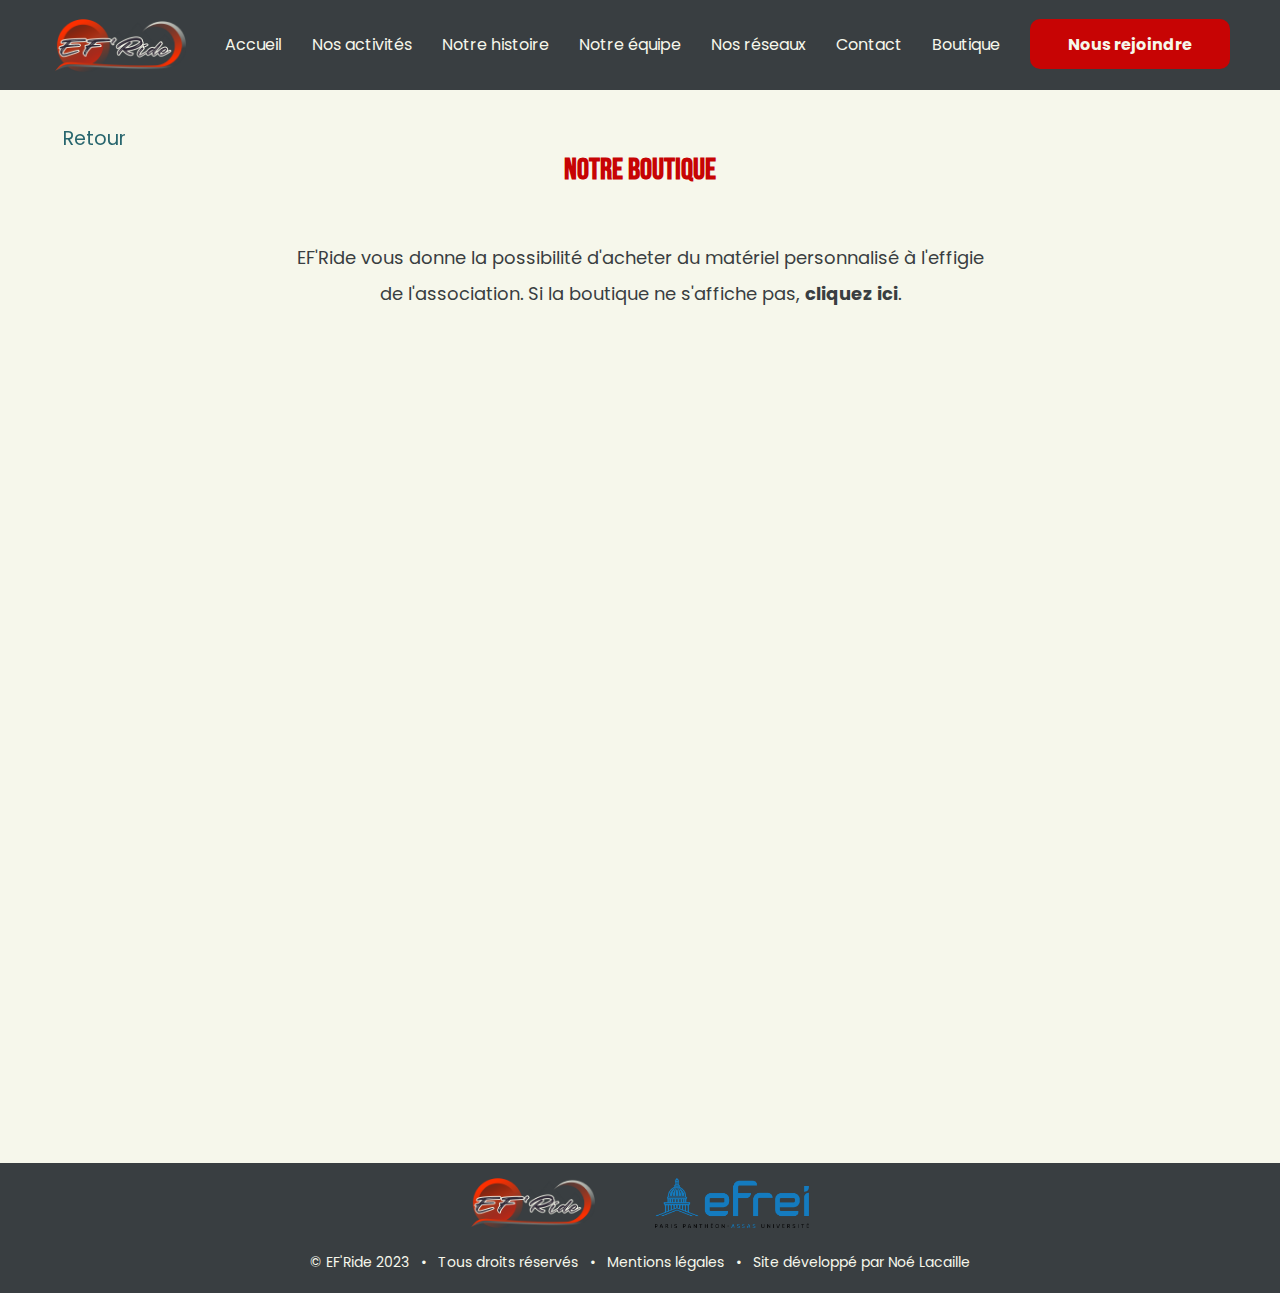
<file: boutique.html>
<!DOCTYPE html>
<html lang="fr">

<!--

$$$$$$$$\ $$$$$$$$\ $$\ $$$$$$$\  $$\       $$\           
$$  _____|$$  _____|$  |$$  __$$\ \__|      $$ |          
$$ |      $$ |      \_/ $$ |  $$ |$$\  $$$$$$$ | $$$$$$\  
$$$$$\    $$$$$\        $$$$$$$  |$$ |$$  __$$ |$$  __$$\ 
$$  __|   $$  __|       $$  __$$< $$ |$$ /  $$ |$$$$$$$$ |
$$ |      $$ |          $$ |  $$ |$$ |$$ |  $$ |$$   ____|
$$$$$$$$\ $$ |          $$ |  $$ |$$ |\$$$$$$$ |\$$$$$$$\ 
\________|\__|          \__|  \__|\__| \_______| \_______|

-->

<head>
    <meta charset="UTF-8">
    <meta name="viewport" content="width=device-width, initial-scale=1.0">
    <title>EF'Ride</title>
    <link rel="stylesheet" href="styles/style.css">
    <link rel="icon" href="img/logos/Logo_EFRide_icon.png" type="image/x-icon">
</head>

<!----------------------------------------------------------------->

<body>
    
    <header>
        <div class="menu-logo">
            <a href="index.html#accueil"><img src="img/logos/Logo_EFRide_Bas.png"></a>
        </div>
        <div class="menu-elem-right">
            <div class="menu-hamburger">
                <input id="menu-toggle" type="checkbox">
                <label class="menu-btn" for="menu-toggle">
                    <span></span>
                </label>
            </div>
        </div>
        <nav>
            <ul class="menu-box">
                <li><a href="index.html#section-accueil" class="menu-item">Accueil</a></li>
                <li><a href="index.html#section-activites" class="menu-item">Nos&nbsp;activités</a></li>
                <li><a href="index.html#section-histoire" class="menu-item">Notre&nbsp;histoire</a></li>
                <li><a href="index.html#section-equipe" class="menu-item">Notre&nbsp;équipe</a></li>
                <li><a href="index.html#section-reseaux" class="menu-item">Nos&nbsp;réseaux</a></li>
                <li><a href="index.html#section-contact" class="menu-item">Contact</a></li>
                <li><a href="boutique.html" class="menu-item">Boutique</a></li>
                <li>
                    <div class="efride-button rejoindre">
                        <a href="rejoindre.html">Nous rejoindre</a>
                    </div>
                </li>
            </ul>
        </nav>
    </header>

    <main class="sp">

        <div class="retour">
            <a href="index.html">
                <svg xmlns="http://www.w3.org/2000/svg" class="icon" viewBox="0 0 20 20" fill="currentColor">
                    <path fill-rule="evenodd" d="M12.293 5.293a1 1 0 011.414 0l4 4a1 1 0 010 1.414l-4 4a1 1 0 01-1.414-1.414L14.586 11H3a1 1 0 110-2h11.586l-2.293-2.293a1 1 0 010-1.414z" clip-rule="evenodd"/>
                </svg>
                <span>Retour</span>
            </a>
        </div>

        <h1>Notre boutique</h1>

        <div class="text-presentation">
            <p>EF'Ride vous donne la possibilité d'acheter du matériel personnalisé à l'effigie de l'association. Si la boutique ne s'affiche pas, <a href="https://www.helloasso.com/associations/efride/boutiques/boutique-ef-ride" target="_blank">cliquez ici</a>.</p>
        </div>

        <div class="iframe-helloasso">
            <iframe id="haWidget" allowtransparency="true" scrolling="auto" src="https://www.helloasso.com/associations/efride/boutiques/boutique-ef-ride/widget"></iframe>
        </div>

    </main>

    <footer id="footer">
        <div id="footer-logos" class="flex-container">
            <figure id="footer-logo-efride">
                <a href="index.html#accueil">
                    <img src="img/logos/Logo_EFRide_Bas.png">
                </a>
            </figure>
            <figure id="footer-logo-efrei">
                <a href="https://www.efrei.fr/" target="_blank">
                    <img src="img/logos/Logo_EFREI_Bleu.png">
                </a>
            </figure>
        </div>
        <div id="footer-rights">
            ©&nbsp;EF'Ride&nbsp;2023 &nbsp;&nbsp;&bull;&nbsp;&nbsp; Tous&nbsp;droits&nbsp;réservés &nbsp;&nbsp;&bull;&nbsp;&nbsp; <a href="mentions-legales.html">Mentions&nbsp;légales</a> &nbsp;&nbsp;&bull;&nbsp;&nbsp; Site&nbsp;développé&nbsp;par&nbsp;<a href="https://www.linkedin.com/in/noe-lacaille/" target="_blank">Noé&nbsp;Lacaille</a>
        </div>
        <div id="footer-rights-resp">
            <p>©&nbsp;EF'Ride&nbsp;2023</p>
            <p>Tous&nbsp;droits&nbsp;réservés</p>
            <p><a href="mentions-legales.html">Mentions&nbsp;légales</a></p>
            <p>Site&nbsp;développé&nbsp;par&nbsp;<a href="https://www.linkedin.com/in/noe-lacaille/" target="_blank">Noé&nbsp;Lacaille</a></p>
        </div>
    </footer>

    <script src="scripts/script.js"></script>

</body>

</html>
</file>
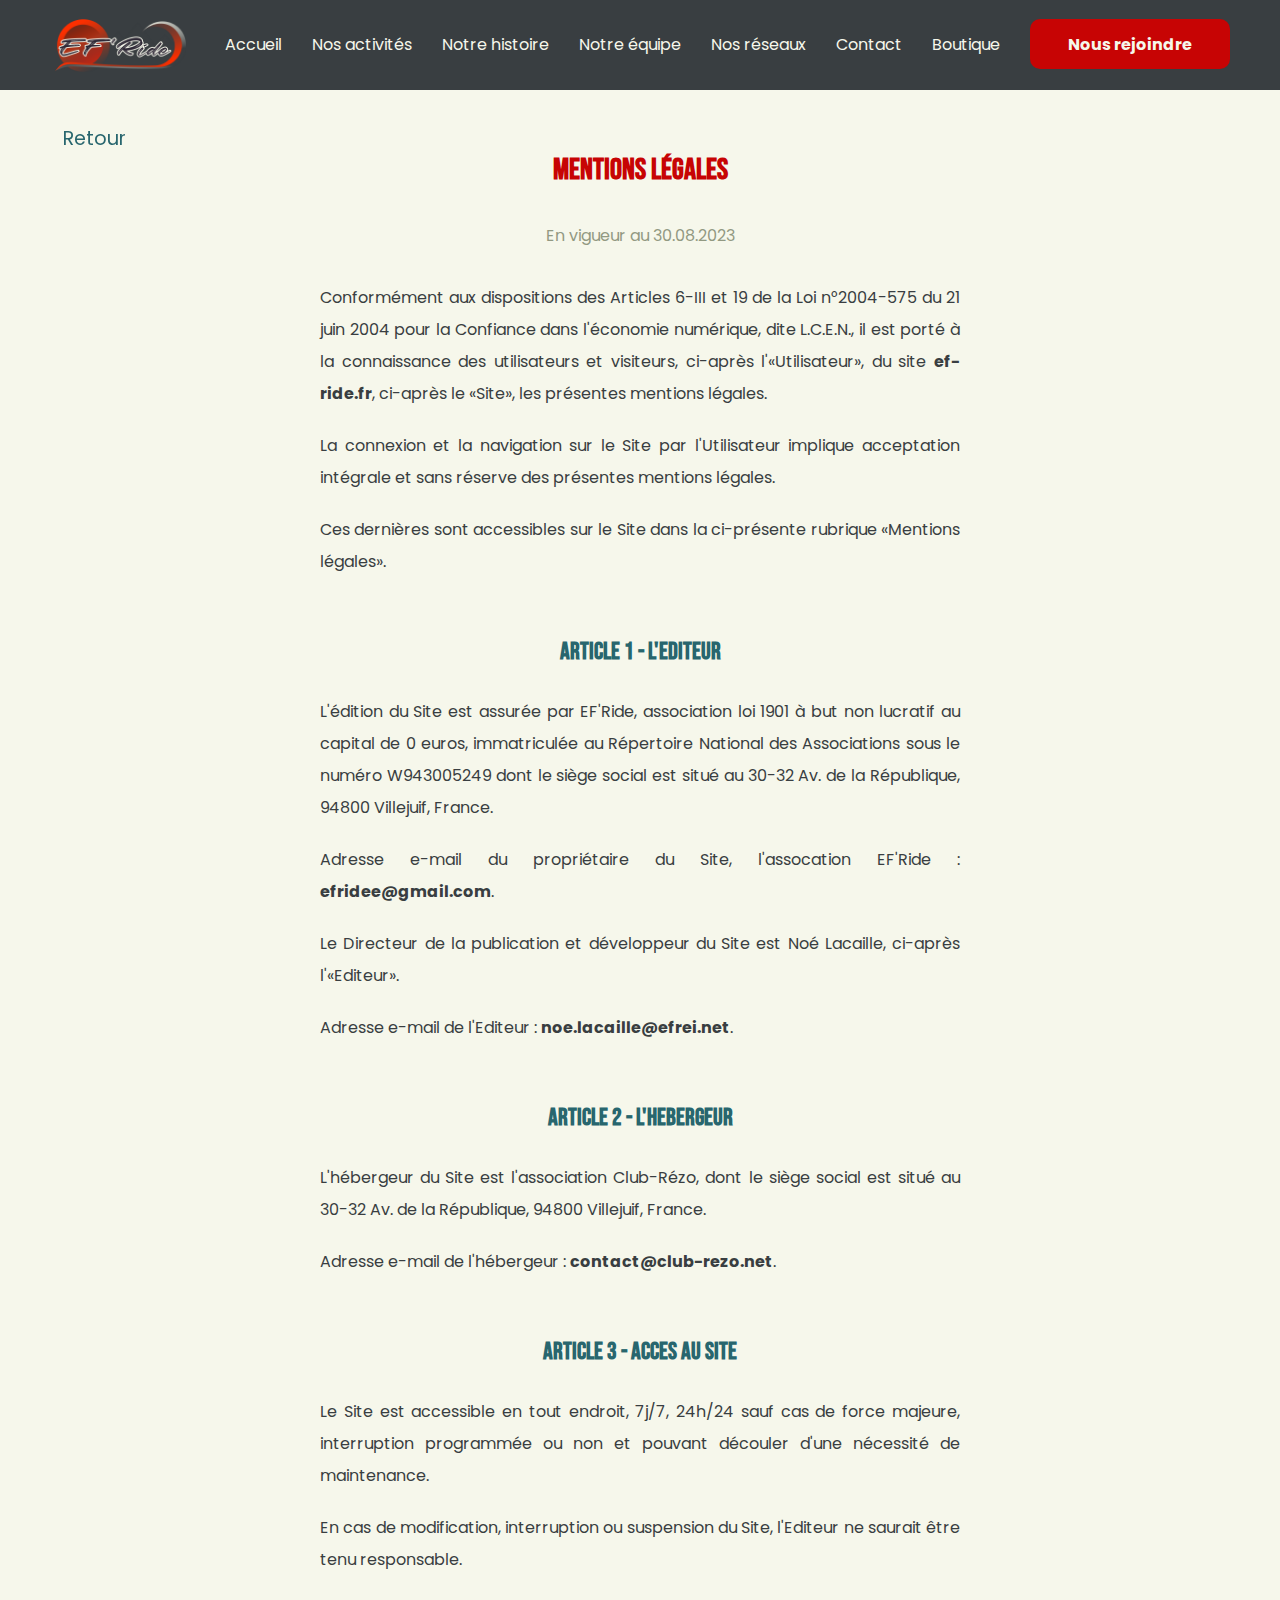
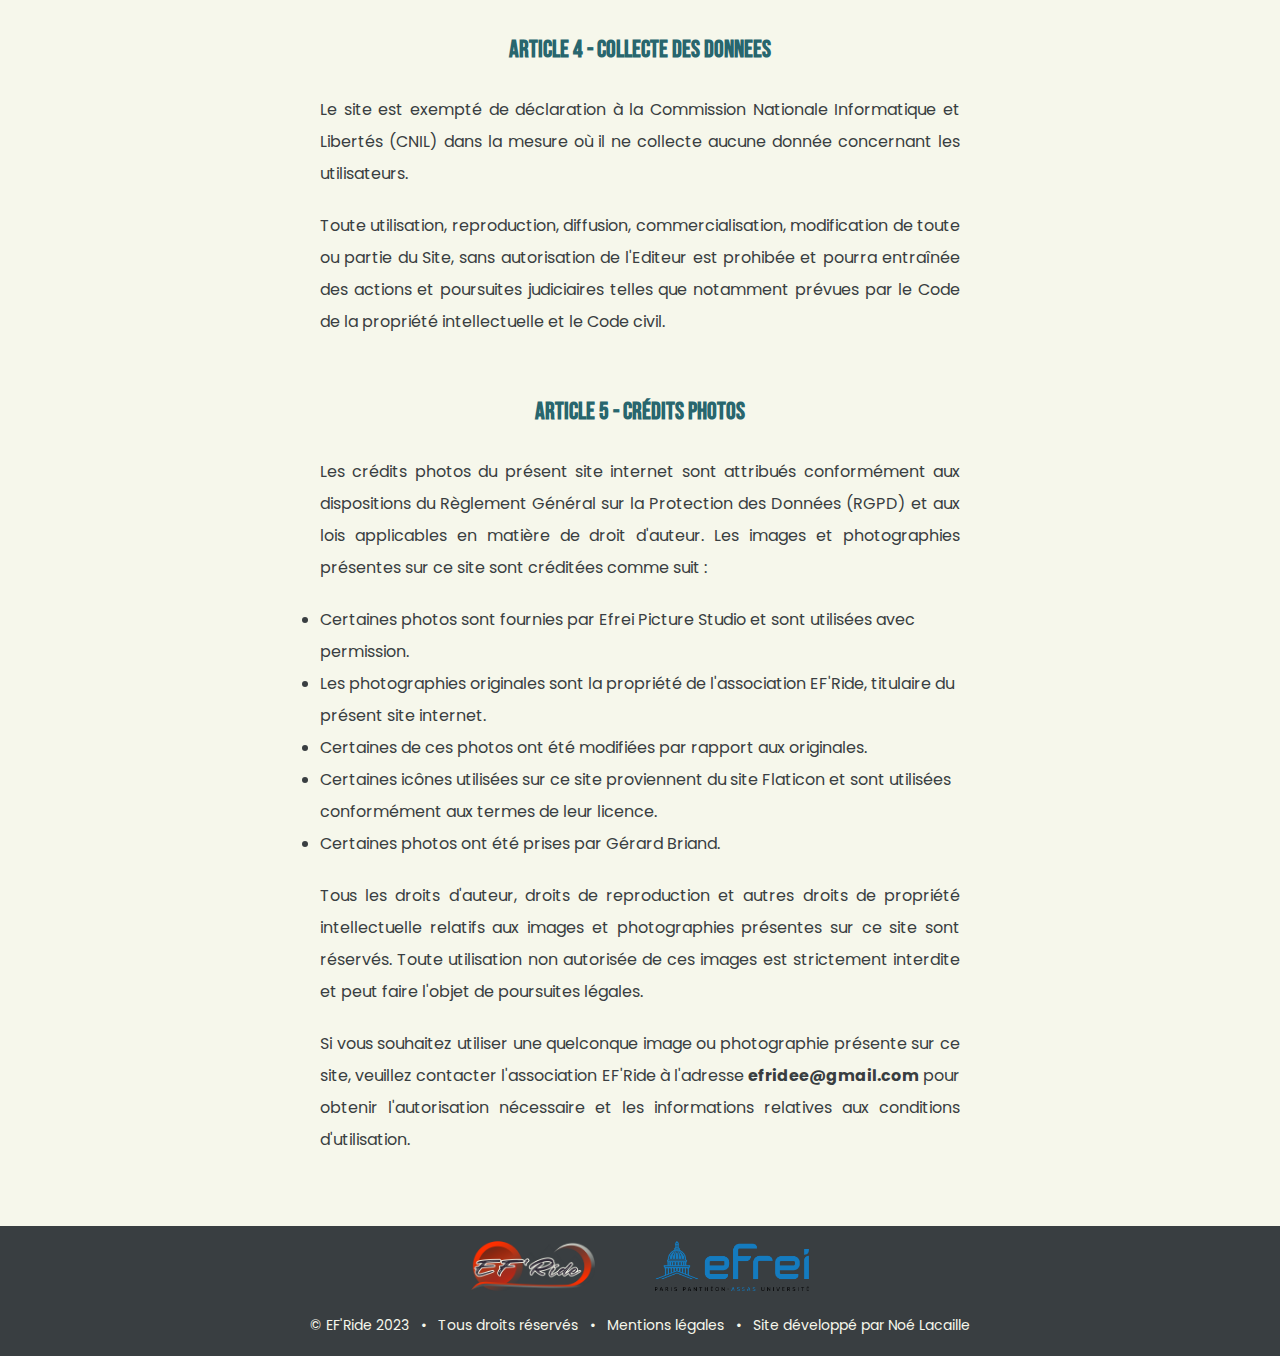
<file: mentions-legales.html>
<!DOCTYPE html>
<html lang="fr">

<!--

$$$$$$$$\ $$$$$$$$\ $$\ $$$$$$$\  $$\       $$\           
$$  _____|$$  _____|$  |$$  __$$\ \__|      $$ |          
$$ |      $$ |      \_/ $$ |  $$ |$$\  $$$$$$$ | $$$$$$\  
$$$$$\    $$$$$\        $$$$$$$  |$$ |$$  __$$ |$$  __$$\ 
$$  __|   $$  __|       $$  __$$< $$ |$$ /  $$ |$$$$$$$$ |
$$ |      $$ |          $$ |  $$ |$$ |$$ |  $$ |$$   ____|
$$$$$$$$\ $$ |          $$ |  $$ |$$ |\$$$$$$$ |\$$$$$$$\ 
\________|\__|          \__|  \__|\__| \_______| \_______|

-->

<head>
    <meta charset="UTF-8">
    <meta name="viewport" content="width=device-width, initial-scale=1.0">
    <title>EF'Ride</title>
    <link rel="stylesheet" href="styles/style.css">
    <link rel="icon" href="img/logos/Logo_EFRide_icon.png" type="image/x-icon">
</head>

<!----------------------------------------------------------------->

<body>
    
    <header>
        <div class="menu-logo">
            <a href="index.html#accueil"><img src="img/logos/Logo_EFRide_Bas.png"></a>
        </div>
        <div class="menu-elem-right">
            <div class="menu-hamburger">
                <input id="menu-toggle" type="checkbox">
                <label class="menu-btn" for="menu-toggle">
                    <span></span>
                </label>
            </div>
        </div>
        <nav>
            <ul class="menu-box">
                <li><a href="index.html#section-accueil" class="menu-item">Accueil</a></li>
                <li><a href="index.html#section-activites" class="menu-item">Nos&nbsp;activités</a></li>
                <li><a href="index.html#section-histoire" class="menu-item">Notre&nbsp;histoire</a></li>
                <li><a href="index.html#section-equipe" class="menu-item">Notre&nbsp;équipe</a></li>
                <li><a href="index.html#section-reseaux" class="menu-item">Nos&nbsp;réseaux</a></li>
                <li><a href="index.html#section-contact" class="menu-item">Contact</a></li>
                <li><a href="boutique.html" class="menu-item">Boutique</a></li>
                <li>
                    <div class="efride-button rejoindre">
                        <a href="rejoindre.html">Nous rejoindre</a>
                    </div>
                </li>
            </ul>
        </nav>
    </header>

    <div class="retour">
        <a href="index.html#footer">
            <svg xmlns="http://www.w3.org/2000/svg" class="icon" viewBox="0 0 20 20" fill="currentColor">
                <path fill-rule="evenodd" d="M12.293 5.293a1 1 0 011.414 0l4 4a1 1 0 010 1.414l-4 4a1 1 0 01-1.414-1.414L14.586 11H3a1 1 0 110-2h11.586l-2.293-2.293a1 1 0 010-1.414z" clip-rule="evenodd"/>
            </svg>
            <span>Retour</span>
        </a>
    </div>

    <main class="mentions-legales">

        <h1>Mentions légales</h1>
        <p>En vigueur au 30.08.2023</p>

        <div>
            <p>
                Conformément aux dispositions des Articles 6-III et 19 de la Loi n°2004-575 du 21 juin 2004 pour la Confiance dans l'économie numérique, dite L.C.E.N., il est porté à la connaissance des utilisateurs et visiteurs, ci-après l'«Utilisateur», du site <a href="https://ef-ride.fr/">ef-ride.fr</a>, ci-après le «Site», les présentes mentions légales.
            </p>
            <p>
                La connexion et la navigation sur le Site par l'Utilisateur implique acceptation intégrale et sans réserve des présentes mentions légales.
            </p>
            <p>
                Ces dernières sont accessibles sur le Site dans la ci-présente rubrique «Mentions légales».
            </p>
        </div>

        <div>
            <h2>Article 1 - L'editeur</h2>
            <p>
                L'édition du Site est assurée par EF'Ride, association loi 1901 à but non lucratif au capital de 0 euros, immatriculée au Répertoire National des Associations sous le numéro W943005249 dont le siège social est situé au 30-32 Av. de la République, 94800 Villejuif, France.
            </p>
            <p>
                Adresse e-mail du propriétaire du Site, l'assocation EF'Ride : <a href="mailto:efridee@gmail.com" target="_blank">efridee@gmail.com</a>.
            </p>
            <p>
                Le Directeur de la publication et développeur du Site est Noé Lacaille, ci-après l'«Editeur».
            </p>
            <p>
                Adresse e-mail de l'Editeur : <a href="mailto:noe.lacaille@efrei.net" target="_blank">noe.lacaille@efrei.net</a>.
            </p>
        </div>

        <div>
            <h2>Article 2 - L'hebergeur</h2>
            <p>
                L'hébergeur du Site est l'association Club-Rézo, dont le siège social est situé au 30-32 Av. de la République, 94800 Villejuif, France.
            </p>
            <p>
                Adresse e-mail de l'hébergeur : <a href="mailto:contact@club-rezo.net" target="_blank">contact@club-rezo.net</a>.
            </p>
        </div>

        <div>
            <h2>Article 3 - Acces au site</h2>
            <p>
                Le Site est accessible en tout endroit, 7j/7, 24h/24 sauf cas de force majeure, interruption programmée ou non et pouvant découler d'une nécessité de maintenance.
            </p>
            <p>
                En cas de modification, interruption ou suspension du Site, l'Editeur ne saurait être tenu responsable.
            </p>
        </div>

        <div>
            <h2>Article 4 - Collecte des donnees</h2>
            <p>
                Le site est exempté de déclaration à la Commission Nationale Informatique et Libertés (CNIL) dans la mesure où il ne collecte aucune donnée concernant les utilisateurs.
            </p>
            <p>
                Toute utilisation, reproduction, diffusion, commercialisation, modification de toute ou partie du Site, sans autorisation de l'Editeur est prohibée et pourra entraînée des actions et poursuites judiciaires telles que notamment prévues par le Code de la propriété intellectuelle et le Code civil.
            </p>
        </div>

        <div>
            <h2>Article 5 - Crédits photos</h2>
            <p>
                Les crédits photos du présent site internet sont attribués conformément aux dispositions du Règlement Général sur la Protection des Données (RGPD) et aux lois applicables en matière de droit d'auteur. Les images et photographies présentes sur ce site sont créditées comme suit :
            </p>
            <p>
                <ul>
                    <li>Certaines photos sont fournies par Efrei Picture Studio et sont utilisées avec permission.</li>
                    <li>Les photographies originales sont la propriété de l'association EF'Ride, titulaire du présent site internet.</li>
                    <li>Certaines de ces photos ont été modifiées par rapport aux originales.</li>
                    <li>Certaines icônes utilisées sur ce site proviennent du site Flaticon et sont utilisées conformément aux termes de leur licence.</li>
                    <li>Certaines photos ont été prises par Gérard Briand.</li>
                </ul>
            </p>
            <p>
                Tous les droits d'auteur, droits de reproduction et autres droits de propriété intellectuelle relatifs aux images et photographies présentes sur ce site sont réservés. Toute utilisation non autorisée de ces images est strictement interdite et peut faire l'objet de poursuites légales.
            </p>
            <p>
                Si vous souhaitez utiliser une quelconque image ou photographie présente sur ce site, veuillez contacter l'association EF'Ride à l'adresse <a href="mailto:efridee@gmail.com" target="_blank">efridee@gmail.com</a> pour obtenir l'autorisation nécessaire et les informations relatives aux conditions d'utilisation.
            </p>
        </div>

    </main>

    <footer id="footer">
        <div id="footer-logos" class="flex-container">
            <figure id="footer-logo-efride">
                <a href="index.html#accueil">
                    <img src="img/logos/Logo_EFRide_Bas.png">
                </a>
            </figure>
            <figure id="footer-logo-efrei">
                <a href="https://www.efrei.fr/" target="_blank">
                    <img src="img/logos/Logo_EFREI_Bleu.png">
                </a>
            </figure>
        </div>
        <div id="footer-rights">
            ©&nbsp;EF'Ride&nbsp;2023 &nbsp;&nbsp;&bull;&nbsp;&nbsp; Tous&nbsp;droits&nbsp;réservés &nbsp;&nbsp;&bull;&nbsp;&nbsp; <a href="mentions-legales.html">Mentions&nbsp;légales</a> &nbsp;&nbsp;&bull;&nbsp;&nbsp; Site&nbsp;développé&nbsp;par&nbsp;<a href="https://www.linkedin.com/in/noe-lacaille/" target="_blank">Noé&nbsp;Lacaille</a>
        </div>
        <div id="footer-rights-resp">
            <p>©&nbsp;EF'Ride&nbsp;2023</p>
            <p>Tous&nbsp;droits&nbsp;réservés</p>
            <p><a href="mentions-legales.html">Mentions&nbsp;légales</a></p>
            <p>Site&nbsp;développé&nbsp;par&nbsp;<a href="https://www.linkedin.com/in/noe-lacaille/" target="_blank">Noé&nbsp;Lacaille</a></p>
        </div>
    </footer>

    <script src="scripts/script.js"></script>

</body>

</html>
</file>
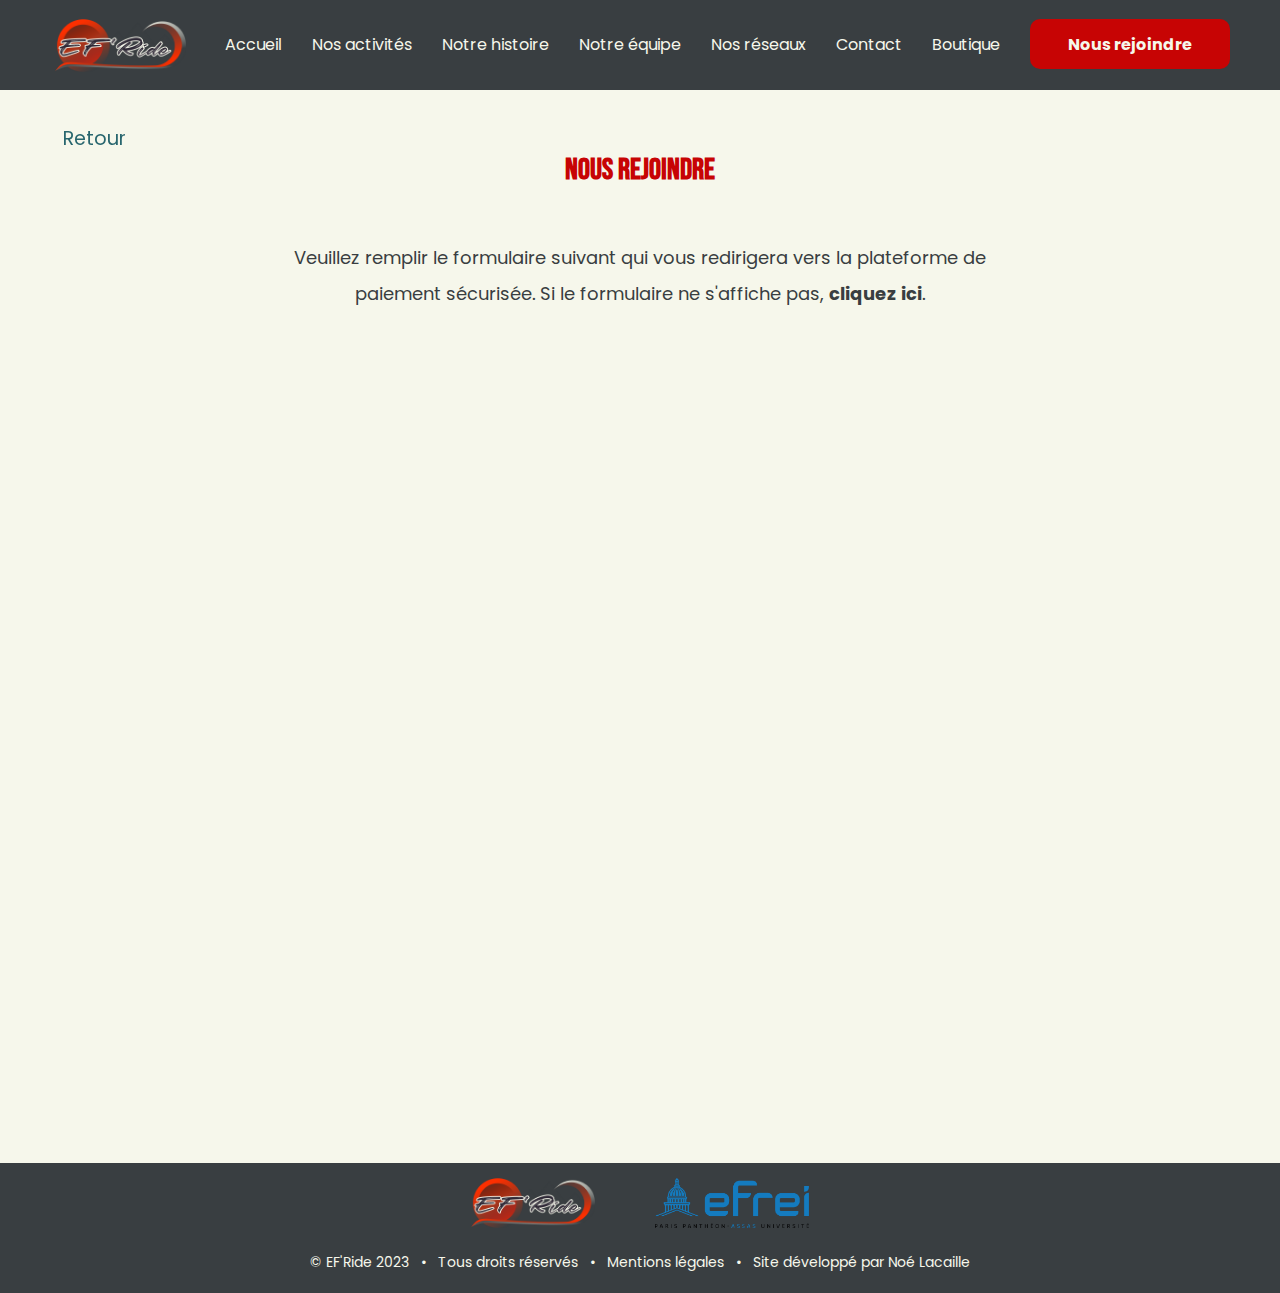
<file: rejoindre.html>
<!DOCTYPE html>
<html lang="fr">

<!--

$$$$$$$$\ $$$$$$$$\ $$\ $$$$$$$\  $$\       $$\           
$$  _____|$$  _____|$  |$$  __$$\ \__|      $$ |          
$$ |      $$ |      \_/ $$ |  $$ |$$\  $$$$$$$ | $$$$$$\  
$$$$$\    $$$$$\        $$$$$$$  |$$ |$$  __$$ |$$  __$$\ 
$$  __|   $$  __|       $$  __$$< $$ |$$ /  $$ |$$$$$$$$ |
$$ |      $$ |          $$ |  $$ |$$ |$$ |  $$ |$$   ____|
$$$$$$$$\ $$ |          $$ |  $$ |$$ |\$$$$$$$ |\$$$$$$$\ 
\________|\__|          \__|  \__|\__| \_______| \_______|

-->

<head>
    <meta charset="UTF-8">
    <meta name="viewport" content="width=device-width, initial-scale=1.0">
    <title>EF'Ride</title>
    <link rel="stylesheet" href="styles/style.css">
    <link rel="icon" href="img/logos/Logo_EFRide_icon.png" type="image/x-icon">
</head>

<!----------------------------------------------------------------->

<body>
    
    <header>
        <div class="menu-logo">
            <a href="index.html#accueil"><img src="img/logos/Logo_EFRide_Bas.png"></a>
        </div>
        <div class="menu-elem-right">
            <div class="menu-hamburger">
                <input id="menu-toggle" type="checkbox">
                <label class="menu-btn" for="menu-toggle">
                    <span></span>
                </label>
            </div>
        </div>
        <nav>
            <ul class="menu-box">
                <li><a href="index.html#section-accueil" class="menu-item">Accueil</a></li>
                <li><a href="index.html#section-activites" class="menu-item">Nos&nbsp;activités</a></li>
                <li><a href="index.html#section-histoire" class="menu-item">Notre&nbsp;histoire</a></li>
                <li><a href="index.html#section-equipe" class="menu-item">Notre&nbsp;équipe</a></li>
                <li><a href="index.html#section-reseaux" class="menu-item">Nos&nbsp;réseaux</a></li>
                <li><a href="index.html#section-contact" class="menu-item">Contact</a></li>
                <li><a href="boutique.html" class="menu-item">Boutique</a></li>
                <li>
                    <div class="efride-button rejoindre">
                        <a href="rejoindre.html">Nous rejoindre</a>
                    </div>
                </li>
            </ul>
        </nav>
    </header>

    <main class="sp">

        <div class="retour">
            <a href="index.html">
                <svg xmlns="http://www.w3.org/2000/svg" class="icon" viewBox="0 0 20 20" fill="currentColor">
                    <path fill-rule="evenodd" d="M12.293 5.293a1 1 0 011.414 0l4 4a1 1 0 010 1.414l-4 4a1 1 0 01-1.414-1.414L14.586 11H3a1 1 0 110-2h11.586l-2.293-2.293a1 1 0 010-1.414z" clip-rule="evenodd"/>
                </svg>
                <span>Retour</span>
            </a>
        </div>

        <h1>Nous rejoindre</h1>

        <div class="text-presentation">
            <p>Veuillez remplir le formulaire suivant qui vous redirigera vers la plateforme de paiement sécurisée. Si le formulaire ne s'affiche pas, <a href="https://www.helloasso.com/associations/efride/adhesions/adhesion-ef-ride-2023-2024" target="_blank">cliquez ici</a>.</p>
        </div>

        <div class="iframe-helloasso">
            <iframe id="haWidget" allowtransparency="true" scrolling="auto" src="https://www.helloasso.com/associations/efride/adhesions/adhesion-ef-ride-2023-2024/widget"></iframe>
        </div>

    </main>

    <footer id="footer">
        <div id="footer-logos" class="flex-container">
            <figure id="footer-logo-efride">
                <a href="index.html#accueil">
                    <img src="img/logos/Logo_EFRide_Bas.png">
                </a>
            </figure>
            <figure id="footer-logo-efrei">
                <a href="https://www.efrei.fr/" target="_blank">
                    <img src="img/logos/Logo_EFREI_Bleu.png">
                </a>
            </figure>
        </div>
        <div id="footer-rights">
            ©&nbsp;EF'Ride&nbsp;2023 &nbsp;&nbsp;&bull;&nbsp;&nbsp; Tous&nbsp;droits&nbsp;réservés &nbsp;&nbsp;&bull;&nbsp;&nbsp; <a href="mentions-legales.html">Mentions&nbsp;légales</a> &nbsp;&nbsp;&bull;&nbsp;&nbsp; Site&nbsp;développé&nbsp;par&nbsp;<a href="https://www.linkedin.com/in/noe-lacaille/" target="_blank">Noé&nbsp;Lacaille</a>
        </div>
        <div id="footer-rights-resp">
            <p>©&nbsp;EF'Ride&nbsp;2023</p>
            <p>Tous&nbsp;droits&nbsp;réservés</p>
            <p><a href="mentions-legales.html">Mentions&nbsp;légales</a></p>
            <p>Site&nbsp;développé&nbsp;par&nbsp;<a href="https://www.linkedin.com/in/noe-lacaille/" target="_blank">Noé&nbsp;Lacaille</a></p>
        </div>
    </footer>

    <script src="scripts/script.js"></script>

</body>

</html>
</file>
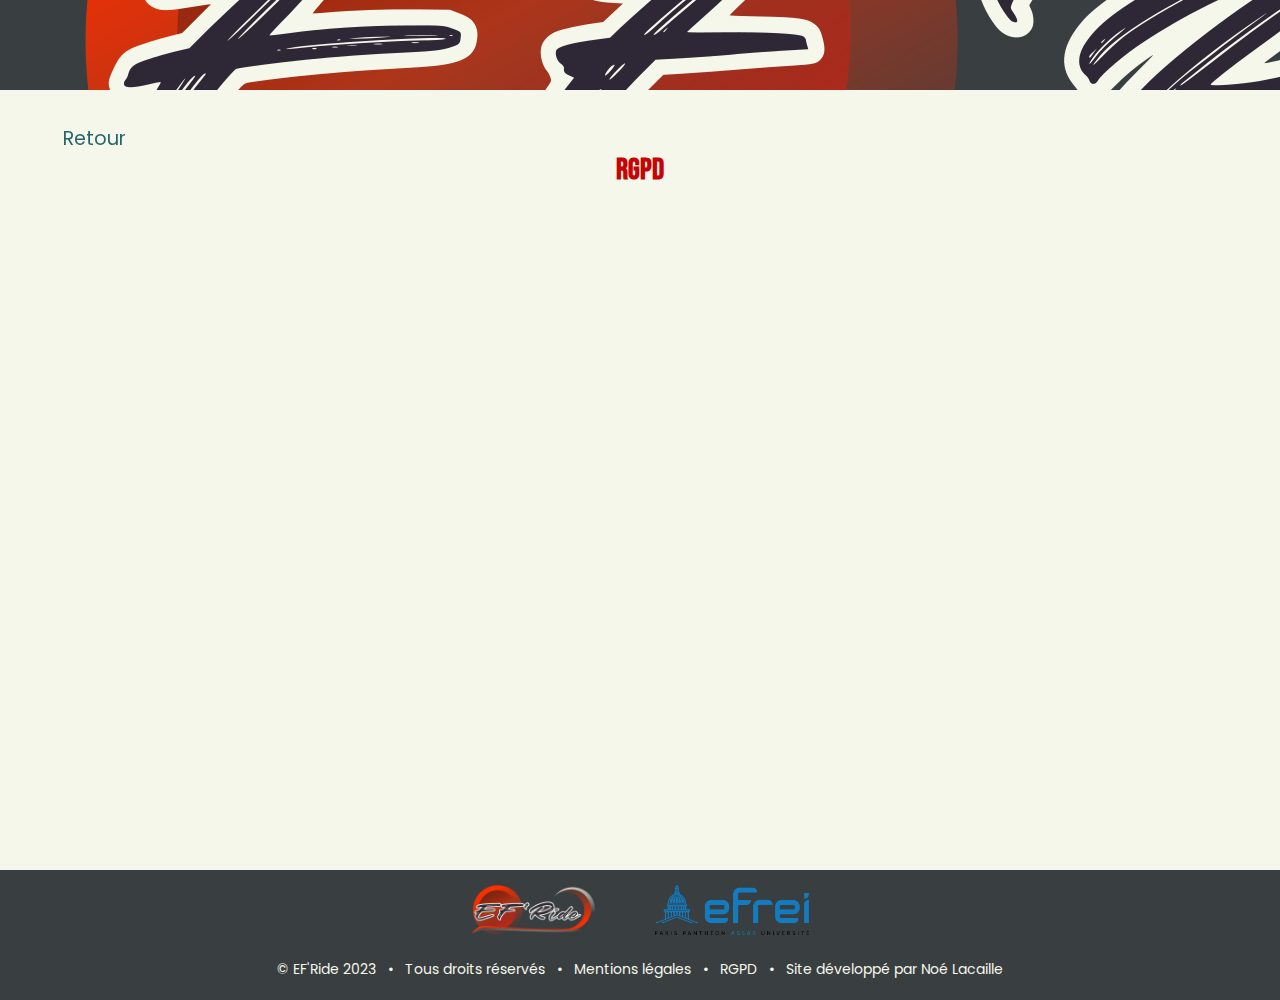
<file: rgpd.html>
<!DOCTYPE html>
<html lang="fr">

<!--

$$$$$$$$\ $$$$$$$$\ $$\ $$$$$$$\  $$\       $$\           
$$  _____|$$  _____|$  |$$  __$$\ \__|      $$ |          
$$ |      $$ |      \_/ $$ |  $$ |$$\  $$$$$$$ | $$$$$$\  
$$$$$\    $$$$$\        $$$$$$$  |$$ |$$  __$$ |$$  __$$\ 
$$  __|   $$  __|       $$  __$$< $$ |$$ /  $$ |$$$$$$$$ |
$$ |      $$ |          $$ |  $$ |$$ |$$ |  $$ |$$   ____|
$$$$$$$$\ $$ |          $$ |  $$ |$$ |\$$$$$$$ |\$$$$$$$\ 
\________|\__|          \__|  \__|\__| \_______| \_______|

-->

<head>
    <meta charset="UTF-8">
    <meta name="viewport" content="width=device-width, initial-scale=1.0">
    <title>EF'Ride</title>
    <link rel="stylesheet" href="styles/style.css">
    <link rel="icon" href="img/logos/Logo_EFRide_icon.png" type="image/x-icon">
</head>

<!----------------------------------------------------------------->

<body>

    <header>
        <div class="logo">
            <a href="index.html#accueil"><img src="img/logos/Logo_EFRide_Bas.png"></a>
        </div>
        <nav>
            <ul>
                <li><a href="index.html#section-accueil" class="sc sc-accueil">Accueil</a></li>
                <li><a href="index.html#section-activites" class="sc sc-activites">Nos&nbsp;activités</a></li>
                <li><a href="index.html#section-histoire" class="sc sc-histoire">Notre&nbsp;histoire</a></li>
                <li><a href="index.html#section-equipe" class="sc sc-equipe">Notre&nbsp;équipe</a></li>
                <li><a href="index.html#section-reseaux" class="sc sc-reseaux">Nos&nbsp;réseaux</a></li>
                <li><a href="index.html#section-contact" class="sc sc-contact">Contact</a></li>
                <li>
                    <div class="efride-button rejoindre">
                        <a href="rejoindre.html">Nous rejoindre</a>
                    </div>
                </li>
            </ul>
        </nav>
    </header>

    <div class="retour">
        <a href="index.html#footer">
            <svg xmlns="http://www.w3.org/2000/svg" class="icon" viewBox="0 0 20 20" fill="currentColor">
                <path fill-rule="evenodd" d="M12.293 5.293a1 1 0 011.414 0l4 4a1 1 0 010 1.414l-4 4a1 1 0 01-1.414-1.414L14.586 11H3a1 1 0 110-2h11.586l-2.293-2.293a1 1 0 010-1.414z" clip-rule="evenodd"/>
            </svg>
            <span>Retour</span>
        </a>
    </div>

    <main class="sp">

        <h1>RGPD</h1>

    </main>

    <footer>
        <div id="footer-logos" class="flex-container">
            <figure id="footer-logo-efride">
                <a href="index.html#accueil">
                    <img src="img/logos/Logo_EFRide_Bas.png">
                </a>
            </figure>
            <figure id="footer-logo-efrei">
                <a href="https://www.efrei.fr/" target="_blank">
                    <img src="img/logos/Logo_EFREI_Bleu.png">
                </a>
            </figure>
        </div>
        <div id="footer-rights">
            ©&nbsp;EF'Ride&nbsp;2023 &nbsp;&nbsp;&bull;&nbsp;&nbsp; Tous&nbsp;droits&nbsp;réservés &nbsp;&nbsp;&bull;&nbsp;&nbsp; <a href="mentions-legales.html">Mentions&nbsp;légales</a> &nbsp;&nbsp;&bull;&nbsp;&nbsp; <a href="rgpd.html">RGPD</a> &nbsp;&nbsp;&bull;&nbsp;&nbsp; Site&nbsp;développé&nbsp;par&nbsp;<a href="https://www.linkedin.com/in/noe-lacaille/" target="_blank">Noé&nbsp;Lacaille</a>
    </footer>

    <script src="scripts/script.js"></script>

</body>

</html>
</file>
<file: styles/style.css>
/* EF'Ride - styles/style.css */

@import url('https://fonts.googleapis.com/css2?family=Poppins&display=swap'); /* Poppins */
@import url('https://fonts.googleapis.com/css2?family=Bebas+Neue&display=swap'); /* Bebas Neue */

::-moz-selection{background-color: rgba(119, 124, 240, 0.4);}
::selection{background-color: rgba(119, 124, 240, 0.4);}

/*

    --efride-black: #393e41;
    --efride-red: #c70404;
    --efride-blue: #28666e;
    --efride-grey: #929982;
    --efride-white: #f6f7eb;
    --efride-roller-purple: #434889;
    --efride-cyclisme-green: #4b6340;
    --efride-skateboard-orange: #de893f;

*/

:root{
    --efride-black: rgb(57, 62, 65);
    --efride-red: rgb(199, 4, 4);
    --efride-blue: rgb(40, 102, 110);
    --efride-grey: rgb(146, 153, 130);
    --efride-white: rgb(246, 247, 235);
    --efride-roller-purple: rgb(67, 72, 137);
    --efride-cyclisme-green: rgb(75, 99, 64);
    --efride-skateboard-orange: rgb(222, 137, 63);
    --scale-coef: 1.05;
    --anim-time: 0.3s;
    --radius: 10px;
    --small-size: 14px;
    --medium-size: 16px;
    --large-size: 25px;
    --extra-large-size: 30px;
    --shadow: rgba(0, 0, 0, 0.16) 0px 10px 36px 0px, rgba(0, 0, 0, 0.06) 0px 0px 0px 1px;
    --transition: all var(--anim-time) ease-in-out;
    --header-height: 90px;
    --footer-height: 130px;
}

*, *::before, *::after{
    -webkit-box-sizing: border-box;
    box-sizing: border-box;
    margin: 0;
    padding: 0;
    scroll-margin-top: var(--header-height);
}

html, body{
    color: var(--efride-black);
    scroll-behavior: smooth;
    text-align: center;
    background-color: var(--efride-white);
    position: relative;
}

body, textarea, input, button{
    font-family: 'Poppins', sans-serif;
    font-size: var(--medium-size);
    line-height: 2;
}

h1, h2, h3, h4, h5, h6{
    font-family: 'Bebas Neue', sans-serif;
}

h1{
    font-size: var(--extra-large-size);
    margin-bottom: 20px;
    color: var(--efride-red);
}

header, img, .efride-button, .retour, .navv{
    user-select: none;
    -moz-user-select: none;
    -webkit-user-select: none;
    -ms-user-select: none;
}

a{
    text-decoration: none;
    color: var(--efride-black);
}

main{
    min-height: calc(100vh - var(--header-height) - var(--footer-height));
}

#main-section{
    padding: 0 5vw;
}

/******************************************************/

/* https://css-tricks.com/snippets/css/a-guide-to-flexbox/ */

.flex-container{
    display: -webkit-box;
    display: -ms-flexbox;
    display: flex;
    -webkit-box-orient: horizontal;
    -webkit-box-direction: normal;
    -ms-flex-direction: row;
    flex-direction: row;
    -ms-flex-wrap: wrap;
    flex-wrap: wrap;
    -webkit-box-pack: space-evenly;
    -ms-flex-pack: space-evenly;
    justify-content: space-evenly;
    -webkit-box-align: start;
    -ms-flex-align: start;
    align-items: flex-start;
    -ms-flex-line-pack: start;
    align-content: flex-start;
    gap: 20px;
}

/******************************************************/

.efride-button{
    margin: 0;
    padding: 0;
    width: 200px;
    height: 50px;
    border: none;
    border-radius: var(--radius);
    font-weight: bold;
    cursor: pointer;
    position: relative;
    -webkit-transition: var(--transition);
    -o-transition: var(--transition);
    transition: var(--transition);
    background-color: var(--efride-black);
    color: var(--efride-white);
}

.efride-button a{
    color: var(--efride-white);
    width: 100%;
    height: 100%;
}

.efride-button:hover{
    -webkit-transform: scale(var(--scale-coef));
    -ms-transform: scale(var(--scale-coef));
    transform: scale(var(--scale-coef));
}

.media-list .efride-button{
    width: 300px;
    height: 50px;
}

nav .efride-button{
    height: 50px;
    background-color: var(--efride-red);
    margin-left: 10px;
}

/******************************************************/

header{
    background-color: var(--efride-black);
    color: var(--efride-white);
    padding: 10px 50px 10px 50px;
    display: -webkit-box;
    display: -ms-flexbox;
    display: flex;
    -webkit-box-pack: justify;
    -ms-flex-pack: justify;
    justify-content: space-between;
    -webkit-box-align: center;
    -ms-flex-align: center;
    align-items: center;
    position: sticky;
    top: 0;
    z-index: 10;
    overflow: hidden;
    height: var(--header-height);
}

.menu-logo{
    margin-right: 20px;
    width: auto;
    height: 90%;
    padding: 5px;
}

.menu-logo img{
    height: 100%;
    width: 100%;
    -webkit-transition: var(--transition);
    -o-transition: var(--transition);
    transition: var(--transition);
}

.menu-logo img:hover{
    -webkit-transform: scale(var(--scale-coef));
    -ms-transform: scale(var(--scale-coef));
    transform: scale(var(--scale-coef));
}

nav ul{
    list-style-type: none;
    margin: 0;
    padding: 0;
    display: -webkit-box;
    display: -ms-flexbox;
    display: flex;
}

nav ul li{
    margin-right: 10px;
}

nav ul li:last-child{
    margin-right: 0;
}

nav ul li a{
    display: inline-block;
    padding: 10px;
    color: var(--efride-white);
    -webkit-transition: var(--transition);
    -o-transition: var(--transition);
    transition: var(--transition);
}

nav ul li a:hover{
    -webkit-transition: var(--transition);
    -o-transition: var(--transition);
    transition: var(--transition);
}

nav ul li a.menu-item:hover{
    color: var(--efride-red);
}

.menu-hamburger{
    display: none;
}

/******************************************************/

/* Inspired from https://codepen.io/andreykrokhin/pen/mGEqja */
/* 
@media screen and (max-width: 1200px){
    #menu-toggle{
        opacity: 0;
    }

    .menu-elem-right{
        margin-left: auto;
    }

    .menu-hamburger{
        position: relative;
        width: 40px;
        height: 40px;
        display: flex;
        justify-content: center;
        align-items: center;
    }
    
    #menu-toggle:checked ~ .menu-btn > span{
        transform: rotate(45deg);
    }
    
    #menu-toggle:checked ~ .menu-btn > span::before{
        top: 0;
        transform: rotate(0);
    }
    
    #menu-toggle:checked ~ .menu-btn > span::after{
        top: 0;
        transform: rotate(90deg);
    }

    #menu-toggle:checked ~ .menu-box{
        display: block;
    }

    #menu-toggle:not(:checked) ~ .menu-box{
        display: none;
    }

    .menu-btn{
        display: flex;
        align-items: center;
        position: absolute;
        width: 30px;
        height: 30px;
        cursor: pointer;
    }
    
    .menu-btn > span,
    .menu-btn > span::before,
    .menu-btn > span::after{
        display: block;
        position: absolute;
        width: 100%;
        height: 2px;
        background-color: var(--efride-grey);
        transition-duration: .25s;
    }
    
    .menu-btn > span::before{
        content: '';
        top: -8px;
    }
    
    .menu-btn > span::after{
        content: '';
        top: 8px;
    }
    
    .menu-box{
        position: fixed;
        top: var(--header-height);
        right: 0;
        width: auto;
        height: calc(100% - var(--header-height));
        margin: 0;
        padding: 80px 0;
        list-style: none;
        background-color: var(--efride-black);
        transition-duration: .25s;
    }

    .menu-item{
        display: block;
        padding: 12px 24px;
        color: var(--efride-white);
        transition: var(--transition);
    }
    
    .menu-item:hover{
        color: var(--efride-red);
    }
} */

/******************************************************/

section{
    margin-bottom: 40px;
}

section{
    padding: 20px;
}

section > *{
    margin-bottom: 20px;
}

/******************************************************/

#section-reseaux{
    max-width: 900px;
    margin: 0 auto;
}

.media-list{
    gap: 25px;
    padding: 20px;
}

.media-list .efride-button{
    display: -webkit-box;
    display: -ms-flexbox;
    display: flex;
    -webkit-box-align: center;
    -ms-flex-align: center;
    align-items: center;
    -webkit-box-pack: center;
    -ms-flex-pack: center;
    justify-content: center;
}

.media-list .efride-button{
    margin: 0;
    padding: 0;
    width: 300px;
    height: 50px;
    border: none;
    border-radius: var(--radius);
    font-weight: bold;
    color: var(--efride-white);
    cursor: pointer;
    position: relative;
}

.efride-button#instagram{
    background-color: rgb(226, 24, 74);
    background: -o-linear-gradient(left, rgb(255, 48, 25) 0%, rgb(201, 4, 119) 100%);
    background: -webkit-gradient(linear, left top, right top, from(rgb(255, 48, 25)), to(rgb(201, 4, 119)));
    background: linear-gradient(to right, rgb(255, 48, 25) 0%, rgb(201, 4, 119) 100%);
}

.efride-button#tiktok{
    background-color: rgb(30, 29, 29);
    background: -o-linear-gradient(left, rgb(30, 29, 29) 0%, rgb(86, 84, 84) 100%);
    background: -webkit-gradient(linear, left top, right top, from(rgb(30, 29, 29)), to(rgb(86, 84, 84)));
    background: linear-gradient(to right, rgb(30, 29, 29) 0%, rgb(86, 84, 84) 100%);
}

.efride-button#linkedin{
    background-color: rgb(0, 89, 131);
    background: -o-linear-gradient(left, rgb(0, 89, 131) 0%, rgb(27, 126, 172) 100%);
    background: -webkit-gradient(linear, left top, right top, from(rgb(0, 89, 131)), to(rgb(27, 126, 172)));
    background: linear-gradient(to right, rgb(0, 89, 131) 0%, rgb(27, 126, 172) 100%);
}

.efride-button#discord{
    background-color: rgb(81, 101, 246);
    background: -o-linear-gradient(left, rgb(81, 101, 246) 0%, rgb(124, 132, 190) 100%);
    background: -webkit-gradient(linear, left top, right top, from(rgb(81, 101, 246)), to(rgb(124, 132, 190)));
    background: linear-gradient(to right, rgb(81, 101, 246) 0%, rgb(124, 132, 190) 100%);
}

.media-list .efride-button span{
    position: absolute;
    left: 35%;
    top: 50%;
    -webkit-transform: translateY(-50%);
    -ms-transform: translateY(-50%);
    transform: translateY(-50%);
}

.sn-icon{
    position: absolute;
    left: 17%;
    top: 50%;
    -webkit-transform: translateY(-50%);
    -ms-transform: translateY(-50%);
    transform: translateY(-50%);
    width: 25px;
}

@media screen and (max-width: 768px){
    .media-list .efride-button{
        width: 75px;
        height: 75px;
    }

    .media-list .efride-button span{
        display: none;
    }

    .media-list .efride-button .sn-icon{
        position: absolute;
        left: 50%;
        top: 50%;
        -webkit-transform: translate(-50%, -50%);
        -ms-transform: translate(-50%, -50%);
        transform: translate(-50%, -50%);
        width: 35px;
    }

    .media-list{
        gap: 50px;
    }
}

/******************************************************/

.form-elem{
    margin: 20px 0;
}

::-webkit-input-placeholder{
    color: rgb(153, 153, 153);
}

::-moz-placeholder{
    color: rgb(153, 153, 153);
}

:-ms-input-placeholder{
    color: rgb(153, 153, 153);
}

::-ms-input-placeholder{
    color: rgb(153, 153, 153);
}

::placeholder{
    color: rgb(153, 153, 153);
}

input, textarea{
    border: none;
    background-color: rgb(230, 230, 230);
    width: 400px;
    border-radius: var(--radius);
    padding: 0 30px;
    max-width: 100%;
}

input{
    height: 50px;
}

textarea{
    height: 200px;
    padding: 20px 30px;
    resize: vertical;
    min-height: 200px;
    max-height: 1000px;
}

input:focus, textarea:focus{
    border: none;
    outline: none;
}

.submit-button button{
    border: none;
    width: 150px;
    height: 50px;
    border-radius: var(--radius);
    background-color: var(--efride-red);
    color: var(--efride-white);
    -webkit-transition: var(--transition);
    -o-transition: var(--transition);
    transition: var(--transition);
}

.submit-button button:hover{
    -webkit-transform: scale(var(--scale-coef));
    -ms-transform: scale(var(--scale-coef));
    transform: scale(var(--scale-coef));
    cursor: pointer;
}

/******************************************************/

/* Inspired from https://codepen.io/utilitybend/pen/bGvjLba */

.card{
    --img-scale: 1;
    --link-icon-translate: -20px;
    --link-icon-opacity: 0;
    --arrow-color: transparent;
    position: relative;
    width: 300px;
    height: 450px;
    border-radius: var(--radius);
    -webkit-transition: var(--transition);
    -o-transition: var(--transition);
    transition: var(--transition);
    scroll-margin-top: calc(var(--header-height) + 30px);
}

.card figure{
    width: 100%;
    height: 50%;
    border-radius: var(--radius) var(--radius) 0 0;
    -webkit-transition: var(--transition);
    -o-transition: var(--transition);
    transition: var(--transition);
    overflow: hidden;
}

.card figure img{
    width: 100%;
    height: 100%;
    -o-object-fit: cover;
    object-fit: cover;
    overflow: hidden;
    border-radius: var(--radius) var(--radius) 0 0;
    -webkit-transform-origin: center;
    -ms-transform-origin: center;
    transform-origin: center;
    -webkit-transform: scale(var(--img-scale));
    -ms-transform: scale(var(--img-scale));
    transform: scale(var(--img-scale));
    -webkit-transition: var(--transition);
    -o-transition: var(--transition);
    transition: var(--transition);
}

.card-body{
    padding: 10px;
    text-align: left;
}

#roller h2, .roller-title{
    color: var(--efride-roller-purple);
}

#cyclisme h2, .cyclisme-title{
    color: var(--efride-cyclisme-green);
}

#skateboard h2, .skateboard-title{
    color: var(--efride-skateboard-orange);
}

.card-body h2{
    font-size: var(--large-size);
    text-align: center;
    -webkit-transition: var(--transition);
    -o-transition: var(--transition);
    transition: var(--transition);
}

.card:hover h2{
    color: var(--efride-blue);
}

.card-body p{
    font-size: var(--small-size);
    margin-top: 10px;
    margin-bottom: 10px;
}

.card-body a{
    display: -webkit-inline-box;
    display: -ms-inline-flexbox;
    display: inline-flex;
    -webkit-box-align: center;
    -ms-flex-align: center;
    align-items: center;
    color: var(--efride-blue);
}

.card-body a .icon{
    min-width: 24px;
    width: 24px;
    height: 24px;
    margin-left: 5px;
    -webkit-transform: translateX(var(--link-icon-translate));
    -ms-transform: translateX(var(--link-icon-translate));
    transform: translateX(var(--link-icon-translate));
    opacity: var(--link-icon-opacity);
    -webkit-transition: var(--transition);
    -o-transition: var(--transition);
    transition: var(--transition);
    color: var(--arrow-color);
}

.card-body a span{
    color: var(--efride-blue);
    -webkit-transition: var(--transition);
    -o-transition: var(--transition);
    transition: var(--transition);
}

.card:has(:hover, :focus){
    cursor: pointer;
    --img-scale: var(--scale-coef);
    --link-icon-translate: 0;
    --link-icon-opacity: 1;
    --arrow-color: var(--efride-blue);
}

.card#cyclisme:has(:hover, :focus){
    -webkit-box-shadow: rgba(75, 99, 64, 0.16) 0px 10px 36px 0px, rgba(75, 99, 64, 0.06) 0px 0px 0px 1px;
            box-shadow: rgba(75, 99, 64, 0.16) 0px 10px 36px 0px, rgba(75, 99, 64, 0.06) 0px 0px 0px 1px;
}

.card#roller:has(:hover, :focus){
    -webkit-box-shadow: rgba(67, 72, 137, 0.16) 0px 10px 36px 0px, rgba(67, 72, 137, 0.06) 0px 0px 0px 1px;
            box-shadow: rgba(67, 72, 137, 0.16) 0px 10px 36px 0px, rgba(67, 72, 137, 0.06) 0px 0px 0px 1px;
}

.card#skateboard:has(:hover, :focus){
    -webkit-box-shadow: rgba(222, 137, 63, 0.16) 0px 10px 36px 0px, rgba(222, 137, 63, 0.06) 0px 0px 0px 1px;
            box-shadow: rgba(222, 137, 63, 0.16) 0px 10px 36px 0px, rgba(222, 137, 63, 0.06) 0px 0px 0px 1px;
}

.card a::after{
    position: absolute;
    inset-block: 0;
    inset-inline: 0;
    content: "";
}

/******************************************************/

.timeline{
    --title-color: var(--efride-black);
    --timeline-bar-size: 6px;
    --triangle-bw: 10px;
    --circle-width: 25px;
    --objects-margin: 10px;
    --cont-padding-tb: 10px;
    --cont-padding-lr: 40px;
    --resp-left-border: 70px;
    position: relative;
    max-width: 1200px;
    margin: 0 auto;
}

/* vertical bar */
.timeline::after{
    content: '';
    position: absolute;
    width: var(--timeline-bar-size);
    background-color: var(--efride-grey);
    top: 0;
    bottom: 0;
    left: 50%;
    margin-left: calc(var(--timeline-bar-size) * -0.5);
    border-radius: var(--radius);
}

.container{
    padding: var(--cont-padding-tb) var(--cont-padding-lr);
    position: relative;
    width: 50%;
    border-radius: var(--radius);
}

.content{
    background-color: var(--efride-white);
    position: relative;
    border-radius: 6px;
    -webkit-transition: var(--transition);
    -o-transition: var(--transition);
    transition: var(--transition);
    border-radius: var(--radius);
}

.content figure{
    width: 100%;
    height: 100%;
    max-height: 250px;
    -o-object-fit: cover;
    object-fit: cover;
    overflow: hidden;
    border-radius: var(--radius) var(--radius) 0 0;
}

.content figure img{
    width: 100%;
    height: 100%;
    -o-object-fit: cover;
    object-fit: cover;
    overflow: hidden;
    border-radius: var(--radius) var(--radius) 0 0;
}

.content .text{
    padding: 10px;
}

.content .text h2{
    text-align: center;
    color: var(--title-color);
    -webkit-transition: var(--transition);
    -o-transition: var(--transition);
    transition: var(--transition);
}

.content .text p{
    font-size: var(--small-size);
    margin-top: 10px;
}

.content .text p.desc{
    font-weight: bold;
    font-size: var(--medium-size);
    color: var(--efride-grey);
}

.content:hover{
    -webkit-box-shadow: var(--shadow);
    box-shadow: var(--shadow);
    cursor: -webkit-grab;
    cursor: grab;
    --title-color: var(--efride-blue);
}

.content:hover > h2{
    color: var(--efride-blue);
}

/* left containers */
.container.left{
    left: 0;
}

/* right containers */
.container.right{
    left: 50%;
}

/* triangles */
.container::before{
    content: " ";
    height: 0;
    position: absolute;
    top: calc(var(--cont-padding-tb) + var(--objects-margin));
    width: 0;
    z-index: 2;
    border: medium solid transparent;
}

/* triangles left */
.container.left::before{
    right: calc(var(--cont-padding-lr) - var(--triangle-bw));
    border-width: var(--triangle-bw) 0 var(--triangle-bw) var(--triangle-bw);
    border-color: transparent transparent transparent var(--efride-red);
}

/* triangles right */
.container.right::before{
    left: calc(var(--cont-padding-lr) - var(--triangle-bw));
    border-width: var(--triangle-bw) var(--triangle-bw) var(--triangle-bw) 0;
    border-color: transparent var(--efride-red) transparent;
}

/* circles */
.container::after{
    content: '';
    position: absolute;
    width: var(--circle-width);
    height: var(--circle-width);
    background-color: var(--efride-grey);
    top: calc(var(--cont-padding-tb) + var(--objects-margin) - (var(--circle-width) - var(--triangle-bw) * 2) * 0.5);
    border-radius: 50%;
    z-index: 1;
}

/* circles left */
.container.left::after{
    right: calc(var(--circle-width) * -0.5);
}

/* circles right */
.container.right::after{
    left: calc(var(--circle-width) * -0.5);
}

@media screen and (max-width: 950px){

    .timeline::after{
        left: calc(var(--resp-left-border) * 0.5);
    }

    .container{
        width: 100%;
        padding-left: var(--resp-left-border);
        padding-right: 0px;
    }

    /* right containers */
    .container.right{
        left: 0%;
    }

    /* triangles */
    .container.left::before, .container.right::before{
        left: calc(var(--resp-left-border) - var(--triangle-bw));
        border: medium solid transparent;
        border-width: var(--triangle-bw) var(--triangle-bw) var(--triangle-bw) 0;
        border-color: transparent var(--efride-red) transparent transparent;
    }

    /* circles */
    .container.left::after, .container.right::after{
        left: calc(var(--resp-left-border) * 0.5 - var(--circle-width) * 0.5);
    }

}

/******************************************************/

#section-equipe > div > h2{
    padding: 20px;
}

.team-cards-container{
    -webkit-box-pack: center;
    -ms-flex-pack: center;
    justify-content: center;
    gap: 60px;
}

.team-card{
    --img-scale-factor: 1;
    position: relative;
    width: 200px;
    height: 350px;
    border-radius: var(--radius);
    -webkit-transition: var(--transition);
    -o-transition: var(--transition);
    transition: var(--transition);
    border: 1px solid var(--efride-grey);
    overflow: hidden;
}

.team-card figure.photo{
    width: 100%;
    height: 50%;
    overflow: hidden;
}

.team-card figure.photo img{
    width: 100%;
    height: 100%;
    -o-object-fit: cover;
    object-fit: cover;
    overflow: hidden;
    -webkit-transform: scale(var(--img-scale-factor));
    -ms-transform: scale(var(--img-scale-factor));
    transform: scale(var(--img-scale-factor));
    -webkit-transition: var(--transition);
    -o-transition: var(--transition);
    transition: var(--transition);
}

.team-card:hover{
    -webkit-box-shadow: var(--shadow);
    box-shadow: var(--shadow);
    cursor: -webkit-grab;
    cursor: grab;
    --img-scale-factor: var(--scale-coef);
}

.team-card:hover h2{
    color: var(--efride-blue);
}

.team-card-body{
    padding: 10px;
    height: 50%;
}

.team-card-body h2{
    font-size: var(--large-size);
    -webkit-transition: var(--transition);
    -o-transition: var(--transition);
    transition: var(--transition);
    height: 40px;
}

.team-card-body p.statut{
    font-size: var(--medium-size);
    font-weight: bold;
    color: var(--efride-grey);
    height: 30px;
}

.team-card-body p.promo{
    font-size: var(--small-size);
    height: 30px;
}

.team-card-links{
    height: 55px;
    -webkit-box-pack: center;
    -ms-flex-pack: center;
    justify-content: center;
    -ms-flex-line-pack: center;
    align-content: center;
    gap: 10px;
}

.team-card-links figure{
    width: 30px;
    height: 30px;
    -webkit-transition: var(--transition);
    -o-transition: var(--transition);
    transition: var(--transition);
}

.team-card-links figure img{
    width: 100%;
    height: 100%;
    border-radius: 50%;
    -o-object-fit: cover;
    object-fit: cover;
}

.team-card-links figure:hover{
    -webkit-transform: scale(var(--scale-coef));
    -ms-transform: scale(var(--scale-coef));
    transform: scale(var(--scale-coef));
    cursor: pointer;
}

@media screen and (max-width: 768px){
    .team-card-links figure{
        width: 40px;
        height: 40px;
    }

    .team-card-links{
        gap: 20px;
    }
}

/******************************************************/

footer{
    --img-scale-f3: 1;
    background-color: var(--efride-black);
    position: static;
    width: 100%;
    height: var(--footer-height);
    left: 0;
    bottom: 0;
    z-index: 10;
}

footer #footer-logos{
    padding: 15px 15px 10px 15px;
    -webkit-box-pack: center;
    -ms-flex-pack: center;
    justify-content: center;
    -webkit-box-align: center;
    -ms-flex-align: center;
    align-items: center;
    gap: 60px;
}

footer #footer-logos figure{
    height: 50px;
}

footer #footer-logos figure img{
    width: auto;
    height: 100%;
    -o-object-fit: cover;
    object-fit: cover;
    -webkit-transform: scale(var(--img-scale-f3));
    -ms-transform: scale(var(--img-scale-f3));
    transform: scale(var(--img-scale-f3));
    -webkit-transition: var(--transition);
    -o-transition: var(--transition);
    transition: var(--transition);
}

footer #footer-logos figure img:hover{
    --img-scale-f3: var(--scale-coef);
    cursor: pointer;
}

footer #footer-rights, footer #footer-rights-resp{
    color: var(--efride-white);
    font-size: var(--small-size);
    padding: 10px 15px 15px 15px;
}

footer #footer-rights a, footer #footer-rights-resp a{
    -webkit-transition: var(--transition);
    -o-transition: var(--transition);
    transition: var(--transition);
    color: var(--efride-white);
}

footer #footer-rights a:hover, footer #footer-rights-resp a:hover{
    opacity: 0.5;
}

#footer-rights-resp{
    display: none;
}

@media screen and (max-width: 768px){
    #footer-rights{
        display: none;
    }

    #footer-rights-resp{
        display: block;
    }

    footer{
      padding: 20px 0;
      height: auto;
      text-align: center;
    }

    #footer-rights-resp p{
        margin-bottom: 10px;
    }

    #footer-rights-resp a{
        text-decoration: underline;
    }
}

/******************************************************/

.retour{
    --link-icon-translate: -20px;
    --link-icon-opacity: 0;
    --arrow-color: transparent;
    position: fixed;
    padding: 10px;
    top: calc(var(--header-height) + 20px);
    left: 20px;
    width: 120px;
    height: auto;
    z-index: 5;
    font-size: 120%;
}

@media screen and (max-width: 768px){
    .retour{
        position: absolute;
        left: 20px;
        --link-icon-translate: 0;
        --link-icon-opacity: 1;
        --arrow-color: var(--efride-blue);
    }

}

.retour a{
    display: -webkit-inline-box;
    display: -ms-inline-flexbox;
    display: inline-flex;
    -webkit-box-align: center;
    -ms-flex-align: center;
    align-items: center;
    color: var(--efride-blue);
}

.retour a .icon{
    min-width: 24px;
    width: 24px;
    height: 24px;
    margin-right: 5px;
    -webkit-transform: rotate(180deg) translateX(var(--link-icon-translate));
    -ms-transform: rotate(180deg) translateX(var(--link-icon-translate));
    transform: rotate(180deg) translateX(var(--link-icon-translate));
    opacity: var(--link-icon-opacity);
    -webkit-transition: var(--transition);
    -o-transition: var(--transition);
    transition: var(--transition);
    color: var(--arrow-color);
}

.retour a span{
    color: var(--efride-blue);
    -webkit-transition: var(--transition);
    -o-transition: var(--transition);
    transition: var(--transition);
}

@media screen and (min-width: 768px){
    .retour:has(:hover, :focus){
        cursor: pointer;
        --link-icon-translate: 0;
        --link-icon-opacity: 1;
        --arrow-color: var(--efride-blue);
    }
}

.retour a::before{
    position: absolute;
    inset-block: 0;
    inset-inline: 0;
    content: "";
}

/******************************************************/

#section-accueil{
    height: calc(100vh - var(--header-height));
    padding: 0;
    margin: 0 0 40px 0;
    position: relative;
}

.acc{
    position: relative;
    width: 100%;
    height: calc(1/3 * 100%);
    padding: 0;
    margin: 0;
    text-align: center;
    display: -webkit-box;
    display: -ms-flexbox;
    display: flex;
    -webkit-box-orient: vertical;
    -webkit-box-direction: normal;
    -ms-flex-direction: column;
    flex-direction: column;
    -webkit-box-pack: center;
    -ms-flex-pack: center;
    justify-content: center;
    -webkit-box-align: center;
    -ms-flex-align: center;
    align-items: center;
}

#saf1, #saf2{
    position: absolute;
    width: 100%;
    height: 100%;
    overflow: hidden;
    opacity: 0.9;
}

#saf1 img, #saf2 img{
    width: 100%;
    height: 100%;
    -o-object-fit: cover;
    object-fit: cover;
}

#saf2{
    width: 275px;
    height: 275px;
    z-index: 1;
}

.acc1 h1{
    z-index: 2;
}

.counter-container{
    -webkit-box-pack: center;
    -ms-flex-pack: center;
    justify-content: center;
    -ms-flex-line-pack: center;
    align-content: center;
    gap: 75px;
}

.counter{
    text-align: center;
    font-size: 36px;
    font-weight: bold;
    color: var(--efride-white);
    width: 200px;
    height: auto;
}

.counter .icon{
    width: 50px;
    height: 50px;
    overflow: hidden;
    margin: 0 auto;
}

.counter .icon img{
    width: 100%;
    height: 100%;
    -o-object-fit: cover;
    object-fit: cover;
}

.counter .number{
    font-size: 35px;
}

.counter .title{
    font-size: 22px;
}

.page-title{
    font-size: 70px;
    font-weight: bold;
    color: var(--efride-white);
    margin: 0;
}

@media screen and (max-width: 768px){
    .page-title{
        font-size: 50px;
        color: var(--efride-black);
    }
    #saf1{
        display: none;
    }
    .acc1{
        margin-top: 50px;
        height: 200px;
    }
    .acc2{
        display: none;
    }
    .acc3{
        height: 150px;
    }
    #section-accueil{
        height: 350px;
    }
    .button-container{
        margin-top: 70px;
    }
}

.acc.acc3{
    display: -webkit-box;
    display: -ms-flexbox;
    display: flex;
    -webkit-box-pack: center;
    -ms-flex-pack: center;
    justify-content: center;
    -webkit-box-align: center;
    -ms-flex-align: center;
    align-items: center;
}

.button-container{
    display: -webkit-box;
    display: -ms-flexbox;
    display: flex;
    gap: 50px;
}

@media (max-width: 600px){
    .acc.acc3{
        -webkit-box-orient: vertical;
        -webkit-box-direction: normal;
        -ms-flex-direction: column;
        flex-direction: column;
    }

    .button-container{
        -webkit-box-orient: vertical;
        -webkit-box-direction: normal;
        -ms-flex-direction: column;
        flex-direction: column;
        gap: 10px;
    }
}

/******************************************************/

.text-presentation{
    padding: 20px 0 40px 0;
    margin: 0 auto;
    max-width: 700px;
    font-size: 18px;
}

.text-presentation a,
.mentions-legales a,
.section-description a{
    text-decoration: none;
    font-weight: bold;
    color: var(--efride-black);
    -webkit-transition: var(--transition);
    -o-transition: var(--transition);
    transition: var(--transition);
}

.text-presentation a:hover,
.mentions-legales a:hover,
.section-description a:hover{
    color: var(--efride-blue);
}

/******************************************************/

.coord{
    max-width: 500px;
    margin: 0 auto;
}

.coord-elem{
    display: -webkit-box;
    display: -ms-flexbox;
    display: flex;
    -webkit-box-align: center;
    -ms-flex-align: center;
    align-items: center;
    margin-bottom: 10px;
}

.coord-icon{
    width: 40px;
    height: 40px;
    margin-right: 10px;
    overflow: hidden;
}

.coord-icon img, .coord-link img{
    width: 100%;
    height: 100%;
    -o-object-fit: cover;
    object-fit: cover;
    overflow: hidden;
}

.coord-content{
    -webkit-box-flex: 1;
    -ms-flex: 1;
    flex: 1;
}

.coord-link{
    width: 20px;
    height: 20px;
    margin-left: 10px;
}

.coord-link img{
    -webkit-transition: var(--transition);
    -o-transition: var(--transition);
    transition: var(--transition);
}

.coord-link img:hover{
    -webkit-transform: scale(var(--scale-coef));
    -ms-transform: scale(var(--scale-coef));
    transform: scale(var(--scale-coef));
    cursor: pointer;
}

.contact-text{
    padding-bottom: 20px;
}

.contact-invite{
    margin-top: 40px;
}

/******************************************************/

.mentions-legales{
    margin: 50px 100px;
    padding: 50px 0px;
    max-width: 50%;
    margin: 0 auto;
}

@media screen and (max-width: 768px){
    .mentions-legales{
        margin: 40px;
        padding: 40px 0 0 0;
    }
}

.mentions-legales h1 ~ p{
    color: var(--efride-grey);
    margin-bottom: 20px;
}

.mentions-legales h2{
    color: var(--efride-blue);
    margin-top: 50px;
    margin-bottom: 20px;
}

.mentions-legales div{
    margin-top: 30px;
}

.mentions-legales div p{
    text-align: justify;
    margin-bottom: 20px;
}

.mentions-legales div ul{
    text-align: left;
}

@media screen and (min-width: 768px) and (max-width: 1024px){
    .mentions-legales{
        max-width: 75%;
    }
}

@media screen and (max-width: 768px){
    .mentions-legales{
        max-width: 75%;
    }
}

/******************************************************/

main.sp{
    margin: 50px;
    padding: 0 50px;
}

@media screen and (max-width: 768px){
    main.sp{
        margin: 40px;
        padding: 40px 0 0 0;
    }
}

.section-carroussel{
    width: 60%;
    height: 300px;
    overflow: hidden;
    position: relative;
}

.section-carroussel .slide{
    width: 80%;
    height: 90%;
    display: none;
    overflow: hidden;
    border-radius: var(--radius);
    position: absolute;
    left: 10%;
}

.section-carroussel .slide img{
    width: 100%;
    height: 100%;
    -o-object-fit: cover;
    object-fit: cover;
}

.section-carroussel .slide.active{
    display: block;
}

.section-carroussel .nav-box{
    width: auto;
    height: 90%;
    position: absolute;
    display: -webkit-box;
    display: -ms-flexbox;
    display: flex;
    -webkit-box-align: center;
    -ms-flex-align: center;
    align-items: center;
}

.section-carroussel .prev-box{
    right: 90%;
    -webkit-box-pack: right;
    -ms-flex-pack: right;
    justify-content: right;
}

.section-carroussel .next-box{
    left: 90%;
    -webkit-box-pack: left;
    -ms-flex-pack: left;
    justify-content: left;
}

.section-carroussel .navv{
    width: 35px;
    height: 70px;
    font-size: var(--large-size);
    display: -webkit-box;
    display: -ms-flexbox;
    display: flex;
    -webkit-box-pack: center;
    -ms-flex-pack: center;
    justify-content: center;
    -webkit-box-align: center;
    -ms-flex-align: center;
    align-items: center;
    margin: 10px;
}

.section-carroussel .navv:hover{
    cursor: pointer;
}

.sp-cyclisme .section-carroussel .navv{
    color: var(--efride-cyclisme-green);
}

.sp-cyclisme .section-carroussel .navv:hover{
    color: var(--efride-black);
}

.sp-roller .section-carroussel .navv{
    color: var(--efride-roller-purple);
}

.sp-roller .section-carroussel .navv:hover{
    color: var(--efride-black);
}

.sp-skateboard .section-carroussel .navv{
    color: var(--efride-skateboard-orange);
}

.sp-skateboard .section-carroussel .navv:hover{
    color: var(--efride-black);
}

.dots{
    position: absolute;
    top: 90%;
    width: 100%;
    height: 10%;
    display: -webkit-box;
    display: -ms-flexbox;
    display: flex;
    -webkit-box-pack: center;
    -ms-flex-pack: center;
    justify-content: center;
    -webkit-box-align: center;
    -ms-flex-align: center;
    align-items: center;
    gap: 10px;
}

.dots .dot{
    width: 12px;
    height: 12px;
    background-color: var(--efride-grey);
    border-radius: 50%;
    -webkit-transition: var(--transition);
    -o-transition: var(--transition);
    transition: var(--transition);
    cursor: pointer;
}

.dots .dot:hover{
    background-color: var(--efride-black);
}

.dots .dot.active{
    background-color: var(--efride-black);
}

/******************************************************/

.section-container{
    display: -webkit-box;
    display: -ms-flexbox;
    display: flex;
    -webkit-box-pack: center;
    -ms-flex-pack: center;
    justify-content: center;
    -webkit-box-align: start;
    -ms-flex-align: start;
    align-items: flex-start;
    margin: 0 auto;
    padding: 0 100px;
    margin-bottom: 40px;
}

.section-info{
    height: 270px;
    display: -webkit-box;
    display: -ms-flexbox;
    display: flex;
    -webkit-box-orient: vertical;
    -webkit-box-direction: normal;
    -ms-flex-direction: column;
    flex-direction: column;
    -webkit-box-pack: justify;
    -ms-flex-pack: justify;
    justify-content: space-between;
}

@media screen and (max-width: 1250px){
    .section-container{
        -webkit-box-orient: vertical;
        -webkit-box-direction: normal;
        -ms-flex-direction: column;
        flex-direction: column;
        -webkit-box-align: center;
        -ms-flex-align: center;
        align-items: center;
        padding: 0 20px;
    }

    .section-info{
        height: auto;
        margin-top: 40px;
    }

    .section-carroussel{
        width: 500px;
    }
}

@media screen and (max-width: 768px){
    .section-container{
        padding: 0;
    }

    .section-carroussel{
        width: 100%;
        position: relative;
    }

    .section-carroussel .slide{
        width: 100%;
        left: 0;
        border-radius: 0%;
        z-index: 1;
    }

    .section-carroussel .nav-box{
        position: absolute;
        z-index: 2;
    }

    .section-carroussel .prev-box{
        left: 0;
        background: -webkit-gradient(linear, right top, left top, from(rgba(0, 0, 0, 0)), to(rgba(0, 0, 0, 0.7)));
        background: -o-linear-gradient(right, rgba(0, 0, 0, 0) 0%, rgba(0, 0, 0, 0.7) 100%);
        background: linear-gradient(to left, rgba(0, 0, 0, 0) 0%, rgba(0, 0, 0, 0.7) 100%);
    }

    .section-carroussel .next-box{
        right: 0;
        background: -webkit-gradient(linear, left top, right top, from(rgba(0, 0, 0, 0)), to(rgba(0, 0, 0, 0.7)));
        background: -o-linear-gradient(left, rgba(0, 0, 0, 0) 0%, rgba(0, 0, 0, 0.7) 100%);
        background: linear-gradient(to right, rgba(0, 0, 0, 0) 0%, rgba(0, 0, 0, 0.7) 100%);
    }

    .section-carroussel .navv{
        font-size: 50px;
        color: var(--efride-grey);
    }

    .section-carroussel .navv:hover{
        color: var(--efride-black);
    }
}

@media screen and (max-width: 500px){
    .section-carroussel .prev-box{
        position: absolute;
        left: 0;
        width: 50px;
    }

    .section-carroussel .next-box{
        position: absolute;
        left: calc(100% - 50px);
        width: 50px;
    }
}

.info{
    display: -webkit-box;
    display: -ms-flexbox;
    display: flex;
    -webkit-box-align: center;
    -ms-flex-align: center;
    align-items: center;
    -webkit-box-flex: 1;
    -ms-flex-positive: 1;
    flex-grow: 1;
}

.info + .info{
    margin-top: 20px;
}

.info figure{
    margin-right: 20px;
    width: 30px;
    height: 30px;
    overflow: hidden;
}

.info figure img{
    width: 100%;
    height: 100%;
    -o-object-fit: cover;
    object-fit: cover;
    overflow: hidden;
}

.info p{
    margin: 0;
    text-align: left;
}

/******************************************************/

.section-description{
    text-align: justify;
    padding: 0 200px;
}

.section-description p{
    margin: 30px 0;
}

@media screen and (max-width: 1250px){
    .section-description{
        padding: 0 20px;
    }
}

/******************************************************/

#haWidget{
    width: 100%;
    height: 750px;
    border: none;
}

@media screen and (max-width: 1100px){
    #haWidget{
        height: 900px;
    }
}

@media screen and (max-width: 900px){
    #haWidget{
        height: 950px;
    }
}

@media screen and (max-width: 830px){
    #haWidget{
        height: 1000px;
    }
}

@media screen and (max-width: 600px){
    #haWidget{
        height: 1050px;
    }
}

@media screen and (max-width: 520px){
    #haWidget{
        height: 1100px;
    }
}

@media screen and (max-width: 430px){
    #haWidget{
        height: 1150px;
    }
}

@media screen and (max-width: 350px){
    #haWidget{
        height: 1250px;
    }
}

/******************************************************/
</file>
